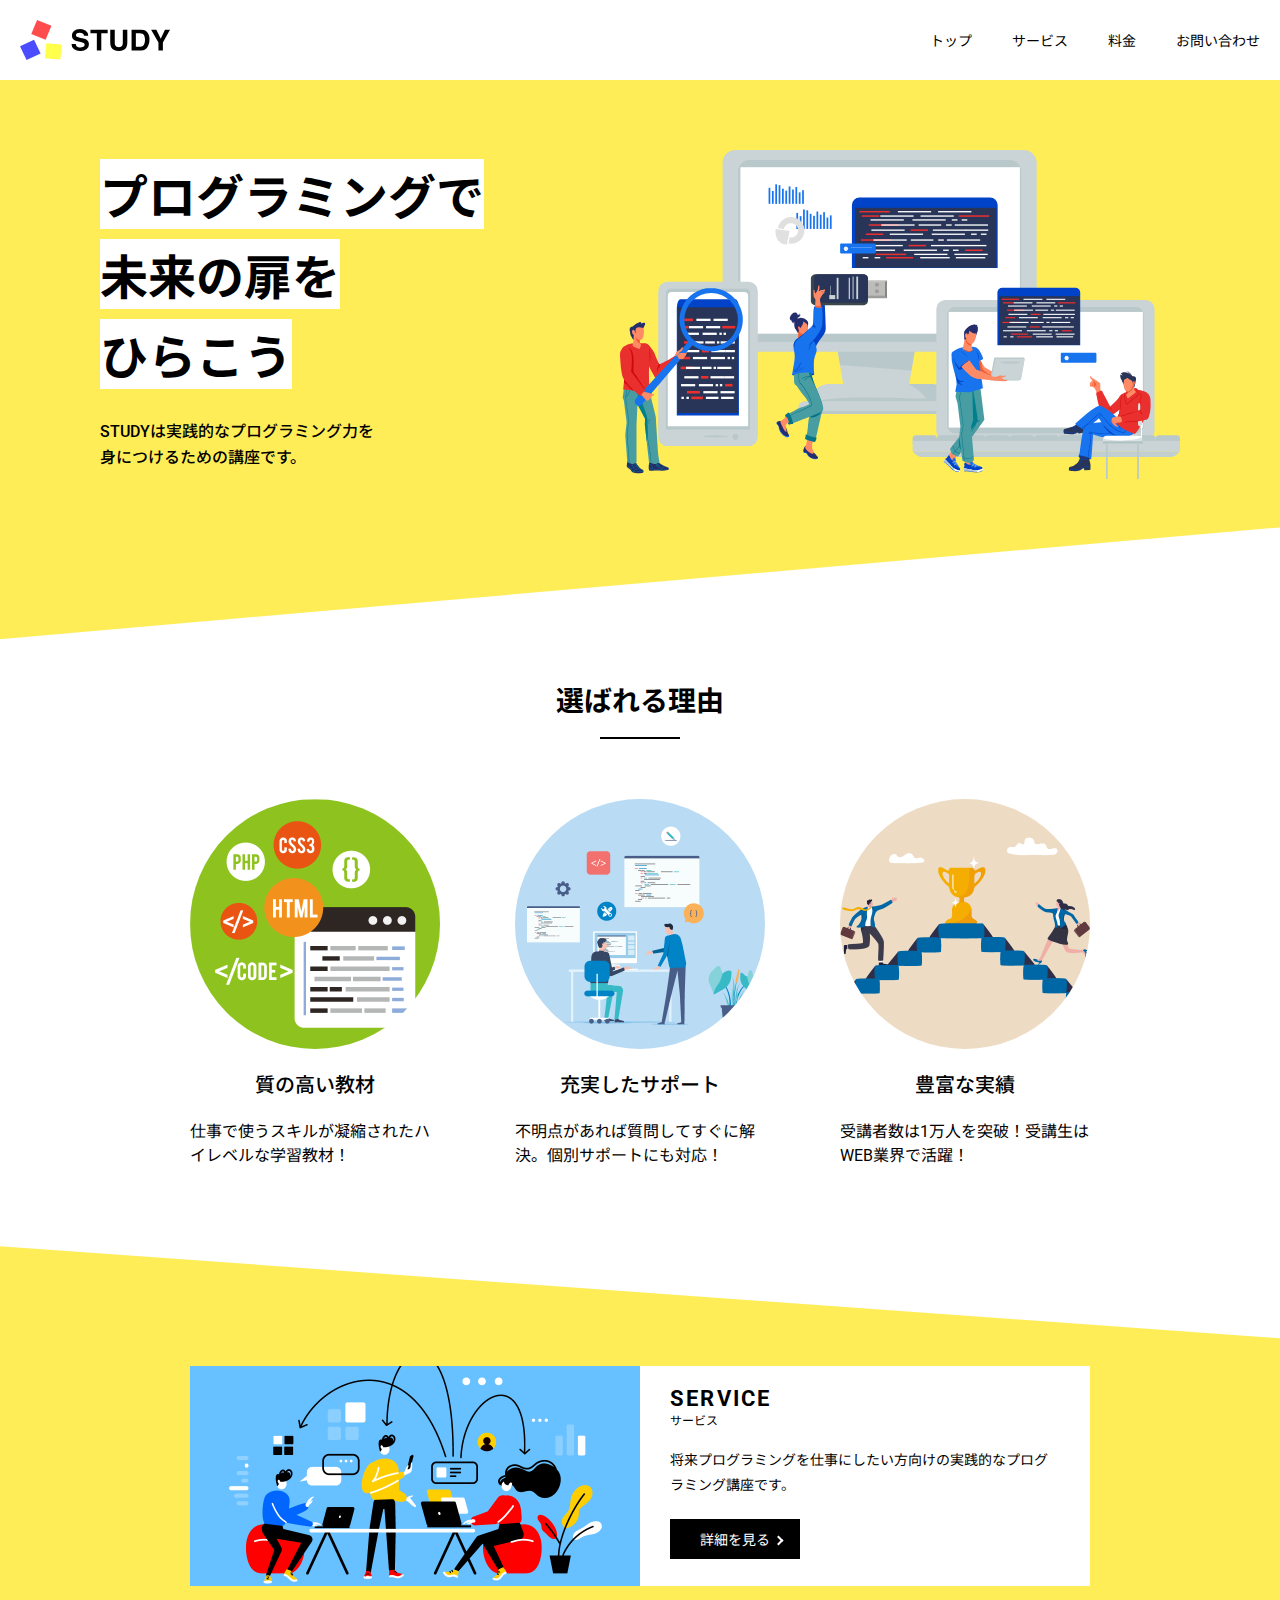
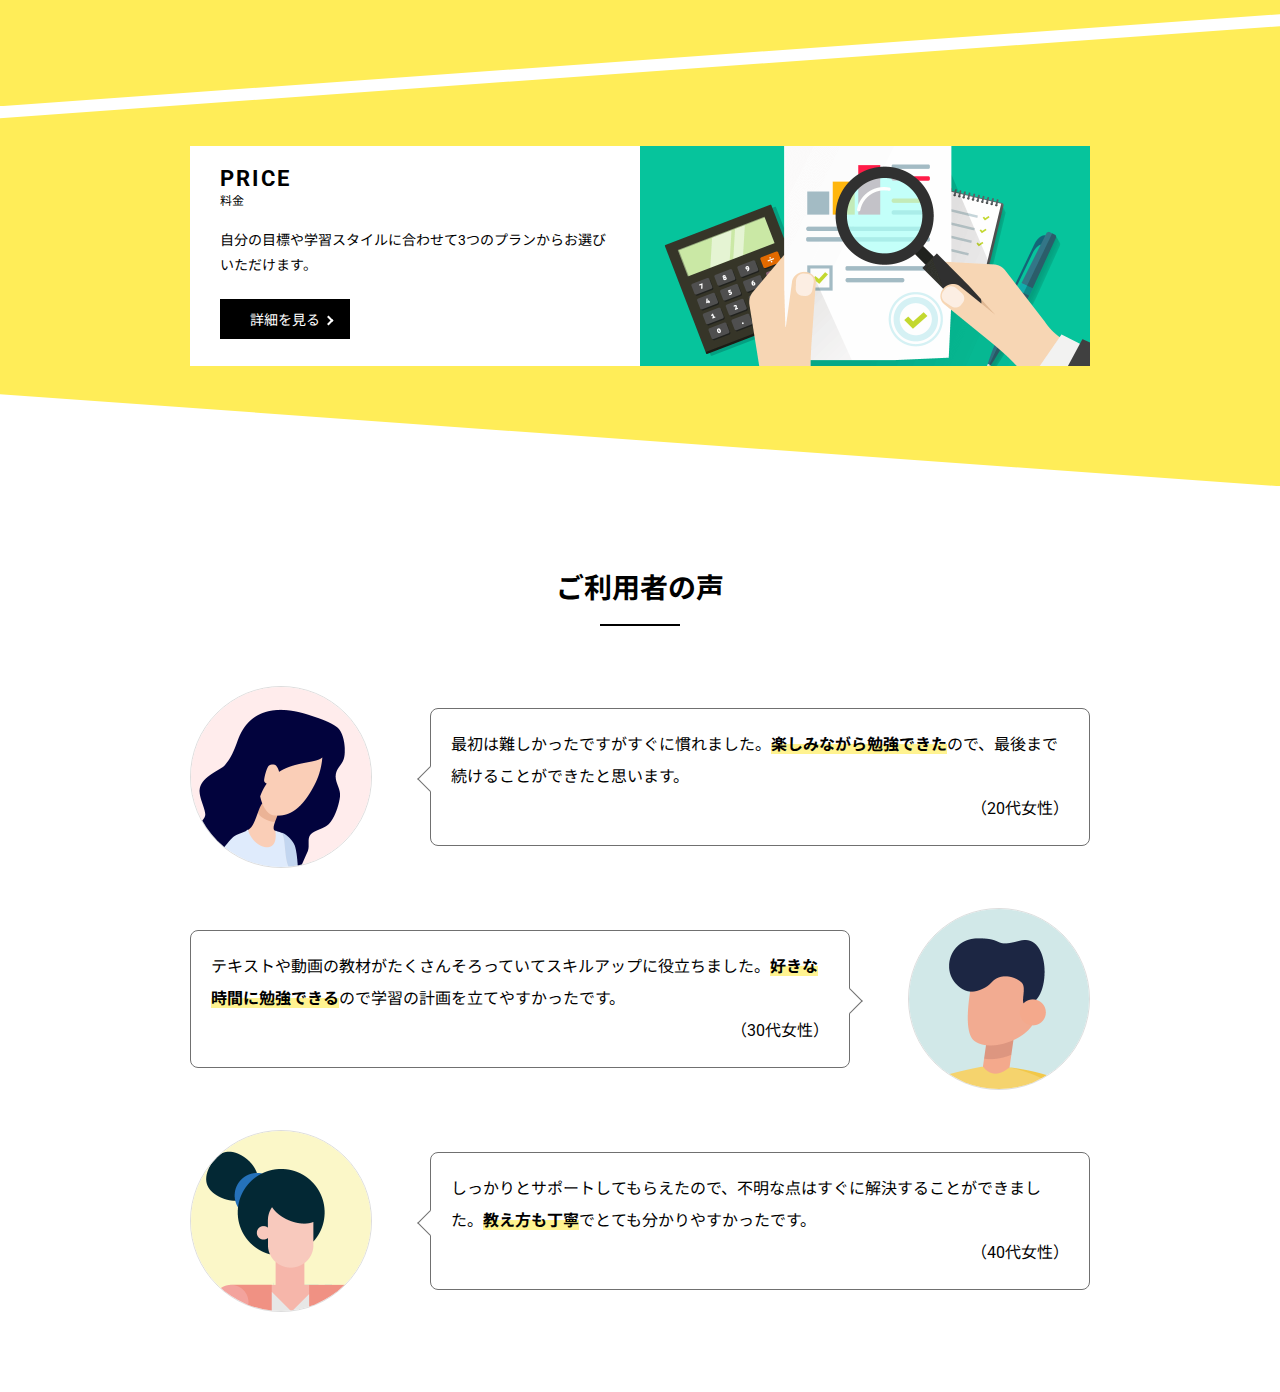
<file: index.html>
<!DOCTYPE html>
<html lang="ja">
<head>
  <meta charset="UTF-8">
  <meta name="viewport" content="width=device-width, initial-scale=1.0,user-scalable=no">
  <meta name="description" content="STUDYは、実践的なプログラミングスキルを習得するためのプログラミング学習講座です。">
  <title>STUDY3 | Lesson Cording!</title>
  <link rel="preconnect" href="https://fonts.googleapis.com">
	<link rel="preconnect" href="https://fonts.gstatic.com" crossorigin>
	<link href="https://fonts.googleapis.com/css2?family=Noto+Sans+JP:wght@400;500;700&family=Roboto:wght@400;700&display=swap" rel="stylesheet">
  <link rel="icon" href="assets/img/common/favicon.ico">
	<link rel="apple-touch-icon" href="assets/img/common/apple-touch-icon.png">
  <link rel="stylesheet" href="assets/css/style.min.css">
</head>
<body>
  <!-- innerを付けた -->
  <header id="header" class="l-header">
    <div class="l-header__inner">
      <h1 class="l-header__logo c-logo">
        <a href="index.html" class="c-logo__link">
          <img src="assets/img/common/logo.svg" alt="STUDY" class="c-logo__link">
        </a>
      </h1>

      <button id="js-hamburger" class="l-header__hamburger c-hamburger" type="button">
        <span class="c-hamburger__line"></span>
        <span class="c-hamburger__line"></span>
        <span class="c-hamburger__line"></span>
      </button>

      <nav class="p-nav">
        <ul class="p-nav__list">
          <li class="p-nav__item">
            <a href="index.html" class="p-nav__link">トップ</a>
          </li>
          <li class="p-nav__item">
            <a href="service.html" class="p-nav__link">サービス</a>
          </li>
          <li class="p-nav__item">
            <a href="price.html" class="p-nav__link">料金</a>
          </li>
          <li class="p-nav__item">
            <a href="contact.html" class="p-nav__link">お問い合わせ</a>
          </li>
        </ul>
      </nav>
    </div><!-- /.header__inner l-inner -->
  </header>

  <main class="l-main">
    <div class="p-hero">
      <div class="p-hero__inner l-inner l-inner--lg">
        <div class="p-hero__content">
          <h2 class="p-hero__title">
            <!-- brの後ろで改行すると隙間があく -->
            <span class="p-hero__title-bg">プログラミングで</span><br><span class="p-hero__title-bg">未来の扉を</span><br class="u-block-pc"><span class="p-hero__title-bg">ひらこう</span>
          </h2>
          <p class="p-hero__text">
            STUDYは実践的なプログラミング力を<br>
            身につけるための講座です。
          </p>
        </div><!-- /.p-hero__content -->

        <figure class="p-hero__img-wrapper">
          <img src="assets/img/top/mainvisual.svg" alt="" class="p-hero__img">
        </figure>
      </div><!-- /.p-hero__inner l-inner -->
    </div><!-- /.p-hero -->

    <!-- 元サイトはsectionにcontainerだが分けた -->
    <section class="p-reason">
      <div class="p-reason__inner l-inner">
        <h2 class="p-reason__heading c-heading-primary">選ばれる理由</h2>

        <ul class="p-reason__list">
          <li class="p-reason__item">
            <figure class="p-reason__img-wrapper">
              <img src="assets/img/top/reason1.png" alt="" class="p-reason__img">
            </figure>
            <div class="p-reason__content">
              <h3 class="p-reason__title">質の高い教材</h3>
              <p class="p-reason__text">仕事で使うスキルが凝縮されたハイレベルな学習教材！</p>
            </div><!-- /.p-reason__content -->
          </li>
          <li class="p-reason__item">
            <figure class="p-reason__img-wrapper">
              <img src="assets/img/top/reason2.png" alt="" class="p-reason__img">
            </figure>
            <div class="p-reason__content">
              <h3 class="p-reason__title">充実したサポート</h3>
              <p class="p-reason__text">不明点があれば質問してすぐに解決。個別サポートにも対応！</p>
            </div><!-- /.p-reason__content -->
          </li>
          <li class="p-reason__item">
            <figure class="p-reason__img-wrapper">
              <img src="assets/img/top/reason3.png" alt="" class="p-reason__img">
            </figure>
            <div class="p-reason__content">
              <h3 class="p-reason__title">豊富な実績</h3>
              <p class="p-reason__text">受講者数は1万人を突破！受講生はWEB業界で活躍！</p>
            </div><!-- /.p-reason__content -->
          </li>
        </ul>
      </div><!-- /.p-reason__inner l-inner -->
    </section>

    <section class="p-service">
      <div class="p-service__inner l-inner">
        <div class="p-service__media c-media">
          <figure class="c-media__img-wrapper">
            <img src="assets/img/top/service.png" alt="" class="c-media__img">
          </figure>
          <div class="c-media__content">
            <h2 class="c-media__heading c-heading-secondary">
              <span class="c-heading-secondary__en">service</span>
              <span class="c-heading-secondary__ja">サービス</span>
            </h2>
            <p class="c-media__text">将来プログラミングを仕事にしたい方向けの実践的なプログラミング講座です。</p>
            <a href="service.html" class="c-media__button c-button">詳細を見る</a>
          </div><!-- /.c-media__content -->
        </div><!-- /.p-service__media c-media -->
      </div><!-- /.p-service__inner l-inner -->
    </section>

    <section class="p-price">
      <div class="p-price__inner l-inner">
        <div class="p-price__media c-media c-media--reverse">
          <figure class="c-media__img-wrapper">
            <img src="assets/img/top/price.png" alt="" class="c-media__img">
          </figure>
          <div class="c-media__content">
            <h2 class="c-media__heading c-heading-secondary">
              <span class="c-heading-secondary__en">price</span>
              <span class="c-heading-secondary__ja">料金</span>
            </h2>
            <p class="c-media__text">自分の目標や学習スタイルに合わせて3つのプランからお選びいただけます。</p>
            <a href="price.html" class="c-media__button c-button">詳細を見る</a>
          </div><!-- /.c-media__content -->
        </div><!-- /.p-price__media c-media -->
      </div><!-- /.p-price__inner l-inner -->
    </section>

    <section class="p-voice">
      <div class="p-voice__inner l-inner">
        <h2 class="p-voice__heading c-heading-primary">ご利用者の声</h2>

        <ul class="p-voice__balloon c-balloon">
          <li class="c-balloon__item">
            <figure class="c-balloon__img-wrapper">
              <img src="assets/img/top/voice1.png" alt="" class="c-balloon__img">
            </figure>
            <div class="c-balloon__content">
              <p class="c-balloon__text">最初は難しかったですがすぐに慣れました。<span class="u-background-marker">楽しみながら勉強できた</span>ので、最後まで続けることができたと思います。</p>
              <p class="c-balloon__age">（20代女性）</p>
            </div><!-- /.c-balloon__content -->
          </li>
          <li class="c-balloon__item c-balloon__item--reverse">
            <figure class="c-balloon__img-wrapper">
              <img src="assets/img/top/voice2.png" alt="" class="c-balloon__img">
            </figure>
            <div class="c-balloon__content">
              <p class="c-balloon__text">テキストや動画の教材がたくさんそろっていてスキルアップに役立ちました。<span class="u-background-marker">好きな時間に勉強できる</span>ので学習の計画を立てやすかったです。</p>
              <p class="c-balloon__age">（30代女性）</p>
            </div><!-- /.c-balloon__content -->
          </li>
          <li class="c-balloon__item">
            <figure class="c-balloon__img-wrapper">
              <img src="assets/img/top/voice3.png" alt="" class="c-balloon__img">
            </figure>
            <div class="c-balloon__content">
              <p class="c-balloon__text">しっかりとサポートしてもらえたので、不明な点はすぐに解決することができました。<span class="u-background-marker">教え方も丁寧</span>でとても分かりやすかったです。</p>
              <p class="c-balloon__age">（40代女性）</p>
            </div><!-- /.c-balloon__content -->
          </li>
        </ul>
      </div><!-- /.p-voice__inner l-inner -->
    </section>
  </main>
  
  
  <script src="https://ajax.googleapis.com/ajax/libs/jquery/3.5.1/jquery.min.js"></script>
  <script defer src="assets/js/main.js"></script>
</body>
</html>
</file>
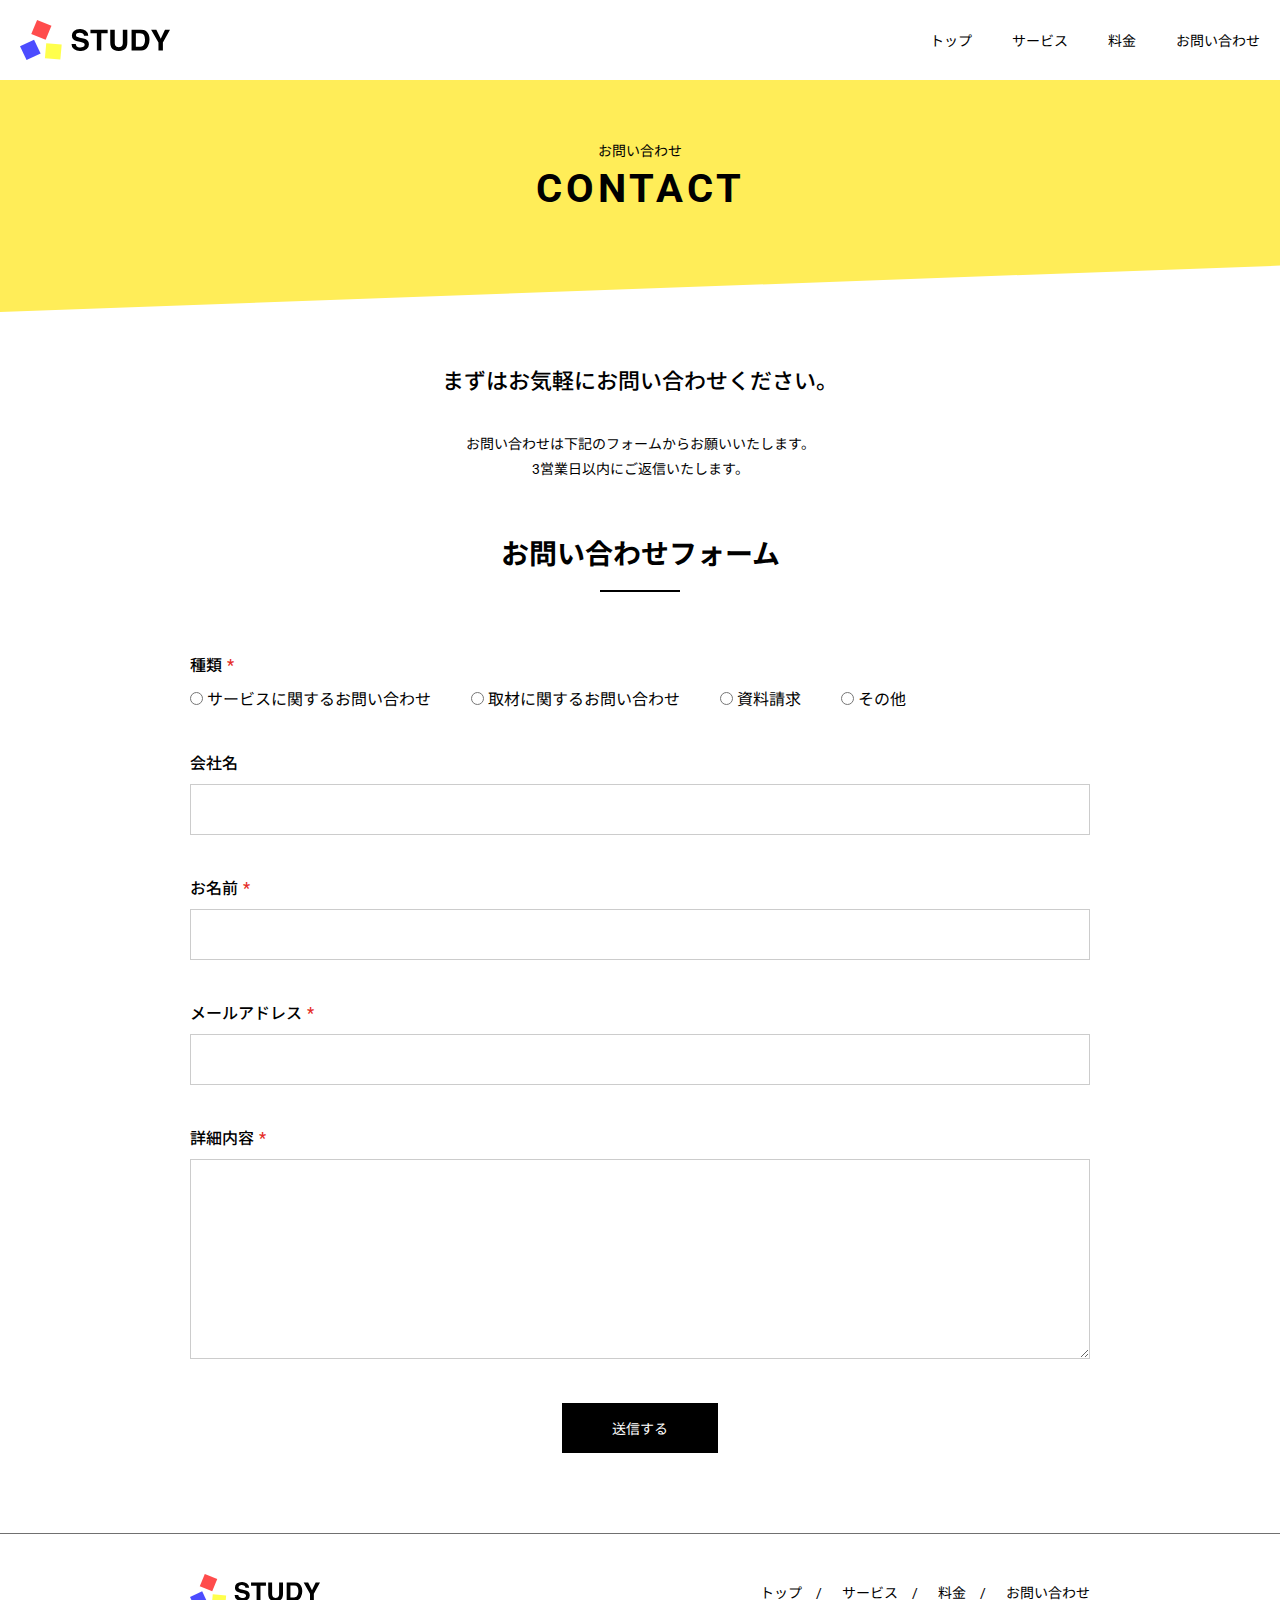
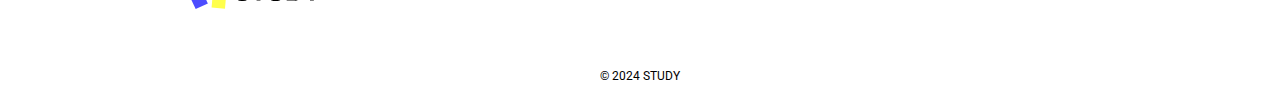
<file: contact.html>
<!DOCTYPE html>
<html lang="ja">
<head>
  <meta charset="UTF-8">
  <meta name="viewport" content="width=device-width, initial-scale=1.0,user-scalable=no">
  <meta name="description" content="当サービスに関するお問い合わせは、お問い合わせフォームよりお願いいたします。">
  <title>CONTACT | STUDY3 | Lesson Cording!</title>
  <link rel="preconnect" href="https://fonts.googleapis.com">
	<link rel="preconnect" href="https://fonts.gstatic.com" crossorigin>
	<link href="https://fonts.googleapis.com/css2?family=Noto+Sans+JP:wght@400;500;700&family=Roboto:wght@400;700&display=swap" rel="stylesheet">
  <link rel="icon" href="assets/img/common/favicon.ico">
	<link rel="apple-touch-icon" href="assets/img/common/apple-touch-icon.png">
  <link rel="stylesheet" href="assets/css/style.min.css">
</head>
<body>
  <!-- innerを付けた -->
  <header id="header" class="l-header">
    <div class="l-header__inner">
      <div class="l-header__logo c-logo">
        <a href="index.html" class="c-logo__link">
          <img src="assets/img/common/logo.svg" alt="STUDY" class="c-logo__link">
        </a>
      </div>

      <button id="js-hamburger" class="l-header__hamburger c-hamburger" type="button">
        <span class="c-hamburger__line"></span>
        <span class="c-hamburger__line"></span>
        <span class="c-hamburger__line"></span>
      </button>

      <nav class="p-nav">
        <ul class="p-nav__list">
          <li class="p-nav__item">
            <a href="index.html" class="p-nav__link">トップ</a>
          </li>
          <li class="p-nav__item">
            <a href="service.html" class="p-nav__link">サービス</a>
          </li>
          <li class="p-nav__item">
            <a href="price.html" class="p-nav__link">料金</a>
          </li>
          <li class="p-nav__item">
            <a href="contact.html" class="p-nav__link">お問い合わせ</a>
          </li>
        </ul>
      </nav>
    </div><!-- /.header__inner l-inner -->
  </header>

  <main class="l-main">
    <div class="c-page-header">
      <h1 class="c-page-header__title">
        <span class="c-page-header__title-ja">お問い合わせ</span>
        <span class="c-page-header__title-en">contact</span>
      </h1>
    </div><!-- /.c-page-header -->

    <section class="p-introduce">
      <div class="p-introduce__inner l-inner">
        <h2 class="p-introduce__title">まずはお気軽に<br class="u-block-sp">お問い合わせください。</h2>
        <p class="p-introduce__text">
          お問い合わせは下記のフォームからお願いいたします。<br>
          3営業日以内にご返信いたします。</p>
      </div><!-- /.p-introduce__inner l-inner -->
    </section>

    <section class="p-contact-form">
      <div class="p-contact-form__inner l-inner">
        <h2 class="p-contact-form__heading c-heading-primary">お問い合わせフォーム</h2>

        <form action="#" class="p-contact-form__form">
          <dl class="p-contact-form__list">
            <dt class="p-contact-form__title">種類<span class="p-contact-form__required">*</span></dt>
            <dd class="p-contact-form__data">
              <!-- 元サイトはdiv -->
              <ul class="p-contact-form__radio-list">
                <li class="p-contact-form__radio-item">
                  <input type="radio" id="service" name="kind" class="p-contact-form__raido-input">
                  <label for="service" class="p-contact-form__radio-label">サービスに関するお問い合わせ</label>
                </li>
                <li class="p-contact-form__radio-item">
                  <input type="radio" id="interview" name="kind" class="p-contact-form__raido-input">
                  <label for="interview" class="p-contact-form__radio-label">取材に関するお問い合わせ</label>
                </li>
                <li class="p-contact-form__radio-item">
                  <input type="radio" id="docuent" name="kind" class="p-contact-form__raido-input">
                  <label for="docuent" class="p-contact-form__radio-label">資料請求</label>
                </li>
                <li class="p-contact-form__radio-item">
                  <input type="radio" id="other" name="kind" class="p-contact-form__raido-input">
                  <label for="other" class="p-contact-form__radio-label">その他</label>
                </li>
              </ul>
            </dd>
            <dt class="p-contact-form__title"><label for="company" class="p-contact-form__label">会社名</label></dt>
            <dd class="p-contact-form__data">
              <input class="p-contact-form__input" id="company" name="company" type="text">
            </dd>
            <dt class="p-contact-form__title"><label for="name" class="p-contact-form__label">お名前<span class="p-contact-form__required">*</span></label></dt>
            <dd class="p-contact-form__data">
              <input class="p-contact-form__input" id="name" name="name" type="text">
            </dd>
            <dt class="p-contact-form__title"><label for="email" class="p-contact-form__label">メールアドレス<span class="p-contact-form__required">*</span></label></dt>
            <dd class="p-contact-form__data">
              <input class="p-contact-form__input" id="email" name="email" type="text">
            </dd>
            <dt class="p-contact-form__title"><label for="message" class="p-contact-form__label">詳細内容<span class="p-contact-form__required">*</span></label></dt>
            <dd class="p-contact-form__data">
              <textarea name="message" id="message" class="p-contact-form__textarea"></textarea>
            </dd>
          </dl>

          <!-- divでwrapしたがどうだろう？ -->
          <div class="p-contact-form__button-wrapper">
            <input type="submit" class="p-contact-form__button c-button-form" value="送信する">
          </div><!-- /.p-contact-form__button-wrapper -->
        </form>
      </div><!-- /.p-contact-form__inner l-inner -->
    </section>
  </main>
  
  <footer class="l-footer">
    <div class="l-footer__inner l-inner">
      <div class="l-footer__logo">
        <img src="assets/img/common/logo.svg" alt="" class="l-footer__img">
      </div><!-- /.l-footer__logo -->
      <ul class="l-footer__nav-list">
        <li class="l-footer__nav-item">
          <a href="index.html" class="l-footer_nav-link">トップ</a>
        </li>
        <li class="l-footer__nav-item">
          <a href="service.html" class="l-footer_nav-link">サービス</a>
        </li>
        <li class="l-footer__nav-item">
          <a href="price.html" class="l-footer_nav-link">料金</a>
        </li>
        <li class="l-footer__nav-item">
          <a href="contact.html" class="l-footer_nav-link">お問い合わせ</a>
        </li>
      </ul>
    </div><!-- /.l-footer__inner l-inner -->
    <p class="l-footer__copyright">&copy; 2024 study</p>
  </footer>
  
  <script src="https://ajax.googleapis.com/ajax/libs/jquery/3.5.1/jquery.min.js"></script>
  <script defer src="assets/js/main.js"></script>
</body>
</html>
</file>
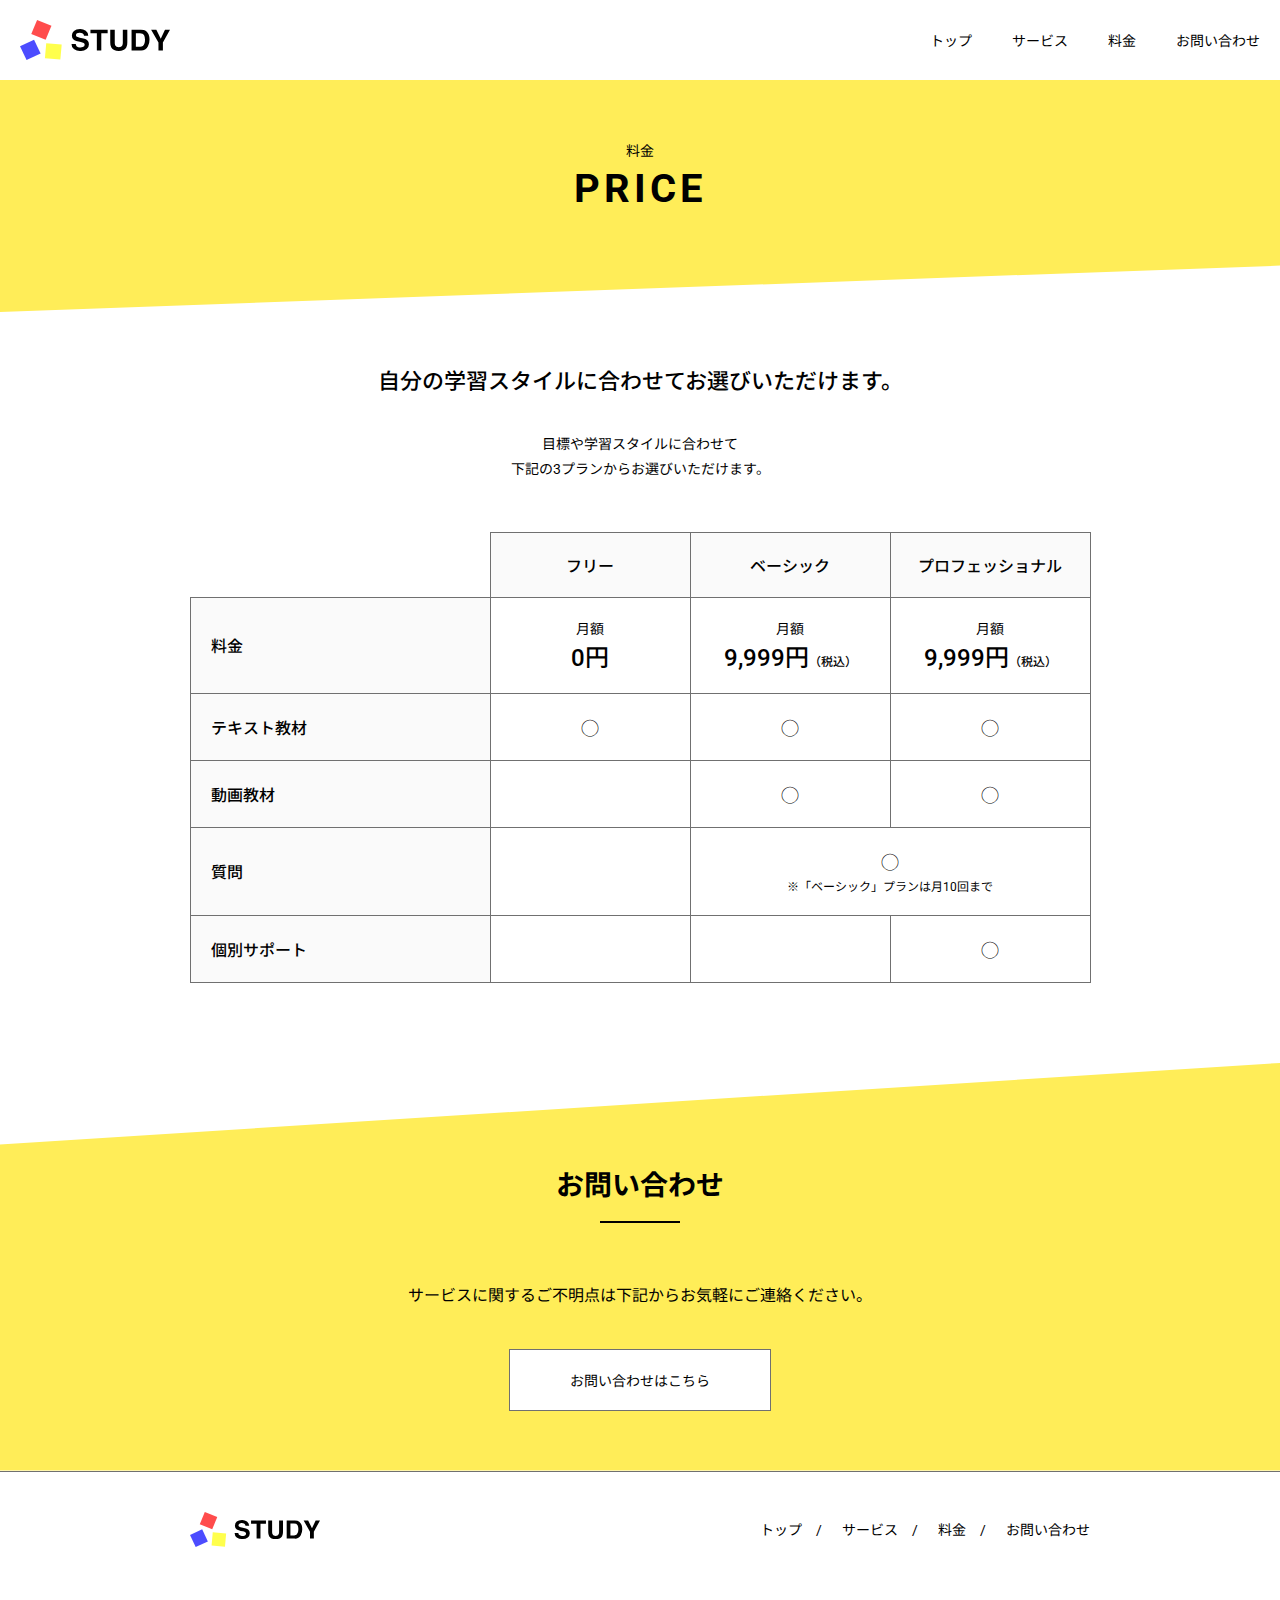
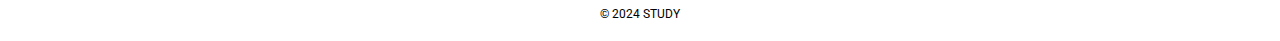
<file: price.html>
<!DOCTYPE html>
<html lang="ja">
<head>
  <meta charset="UTF-8">
  <meta name="viewport" content="width=device-width, initial-scale=1.0,user-scalable=no">
  <meta name="description" content="目標や学習スタイルに合わせて「フリー」「ベーシック」「プロフェッショナル」の3プランからお選びいただけます。">
  <title>PRICE | STUDY3 | Lesson Cording!</title>
  <link rel="preconnect" href="https://fonts.googleapis.com">
	<link rel="preconnect" href="https://fonts.gstatic.com" crossorigin>
	<link href="https://fonts.googleapis.com/css2?family=Noto+Sans+JP:wght@400;500;700&family=Roboto:wght@400;700&display=swap" rel="stylesheet">
  <link rel="icon" href="assets/img/common/favicon.ico">
	<link rel="apple-touch-icon" href="assets/img/common/apple-touch-icon.png">
  <link rel="stylesheet" href="assets/css/style.min.css">
</head>
<body>
  <!-- innerを付けた -->
  <header id="header" class="l-header">
    <div class="l-header__inner">
      <div class="l-header__logo c-logo">
        <a href="index.html" class="c-logo__link">
          <img src="assets/img/common/logo.svg" alt="STUDY" class="c-logo__link">
        </a>
      </div>

      <button id="js-hamburger" class="l-header__hamburger c-hamburger" type="button">
        <span class="c-hamburger__line"></span>
        <span class="c-hamburger__line"></span>
        <span class="c-hamburger__line"></span>
      </button>

      <nav class="p-nav">
        <ul class="p-nav__list">
          <li class="p-nav__item">
            <a href="index.html" class="p-nav__link">トップ</a>
          </li>
          <li class="p-nav__item">
            <a href="service.html" class="p-nav__link">サービス</a>
          </li>
          <li class="p-nav__item">
            <a href="price.html" class="p-nav__link">料金</a>
          </li>
          <li class="p-nav__item">
            <a href="contact.html" class="p-nav__link">お問い合わせ</a>
          </li>
        </ul>
      </nav>
    </div><!-- /.header__inner l-inner -->
  </header>

  <main class="l-main">
    <div class="c-page-header">
      <h1 class="c-page-header__title">
        <span class="c-page-header__title-ja">料金</span>
        <span class="c-page-header__title-en">price</span>
      </h1>
    </div><!-- /.c-page-header -->

    <section class="p-introduce">
      <div class="p-introduce__inner l-inner">
        <h2 class="p-introduce__title">自分の学習スタイルに合わせて<br class="u-block-sp">お選びいただけます。</h2>
        <p class="p-introduce__text">
          目標や学習スタイルに合わせて<br>
          下記の3プランからお選びいただけます。</p>
      </div><!-- /.p-introduce__inner l-inner -->
    </section>

    <!-- クラス名が難しい、変更の余地あり、table.scssに今回はまとめた -->
    <!-- 今回はprice-page__table-wrapperを付けなかった -->
    <div class="c-table">
      <table class="c-table__table">
        <thead class="c-table__thead">
          <tr class="c-table__tr">
            <th class="c-table__plan"></th>
            <th class="c-table__plan">フリー</th>
            <th class="c-table__plan">ベーシック</th>
            <th class="c-table__plan"><span class="u-block-marker">プロフェッショナル</span></th>
          </tr>
        </thead>
        <tbody class="c-table__tbody">
          <tr class="c-table__tr">
            <th class="c-table__type">料金</th>
            <td class="c-table__data">
              <span class="c-table__label">月額</span>
              <span class="c-table__price">0円</span>
            </td>
            <td class="c-table__data">
              <span class="c-table__label">月額</span>
              <span class="c-table__price">9,999円<span class="c-table__tax">（税込）</span></span>
            </td>
            <td class="c-table__data">
              <span class="c-table__label">月額</span>
              <span class="c-table__price">9,999円<span class="c-table__tax">（税込）</span></span>
            </td>
          </tr>
          <tr class="c-table__tr">
            <th class="c-table__type">テキスト教材</th>
            <td class="c-table__data">◯</td>
            <td class="c-table__data">◯</td>
            <td class="c-table__data">◯</td>
          </tr>
          <tr class="c-table__tr">
            <th class="c-table__type">動画教材</th>
            <td class="c-table__data"></td>
            <td class="c-table__data">◯</td>
            <td class="c-table__data">◯</td>
          </tr>
          <tr class="c-table__tr">
            <th class="c-table__type">質問</th>
            <td class="c-table__data"></td>
            <td class="c-table__data" colspan="2">◯<br><span class="c-table__note">※「ベーシック」プランは月10回まで</span></td>
          </tr>
          <tr class="c-table__tr">
            <th class="c-table__type">個別サポート</th>
            <td class="c-table__data"></td>
            <td class="c-table__data"></td>
            <td class="c-table__data">◯</td>
          </tr>
        </tbody>
      </table>
    </div><!-- /.c-table -->

    <section class="p-contact">
      <div class="p-contact__inner l-inner">
        <h2 class="p-contact__heading c-heading-primary">お問い合わせ</h2>
        <div class="p-contact__body">
          <p class="p-contact__text">サービスに関するご不明点は<br class="u-block-sp">下記からお気軽にご連絡ください。</p>
          <a href="contact.html" class="p-contact__button c-button-contact">お問い合わせはこちら</a>
        </div><!-- /.p-contact__body -->
      </div><!-- /.p-contact__inner l-inner -->
    </section>
  </main>
  
  <footer class="l-footer">
    <div class="l-footer__inner l-inner">
      <div class="l-footer__logo">
        <img src="assets/img/common/logo.svg" alt="" class="l-footer__img">
      </div><!-- /.l-footer__logo -->
      <ul class="l-footer__nav-list">
        <li class="l-footer__nav-item">
          <a href="index.html" class="l-footer_nav-link">トップ</a>
        </li>
        <li class="l-footer__nav-item">
          <a href="service.html" class="l-footer_nav-link">サービス</a>
        </li>
        <li class="l-footer__nav-item">
          <a href="price.html" class="l-footer_nav-link">料金</a>
        </li>
        <li class="l-footer__nav-item">
          <a href="contact.html" class="l-footer_nav-link">お問い合わせ</a>
        </li>
      </ul>
    </div><!-- /.l-footer__inner l-inner -->
    <p class="l-footer__copyright">&copy; 2024 study</p>
  </footer>
  
  <script src="https://ajax.googleapis.com/ajax/libs/jquery/3.5.1/jquery.min.js"></script>
  <script defer src="assets/js/main.js"></script>
</body>
</html>
</file>
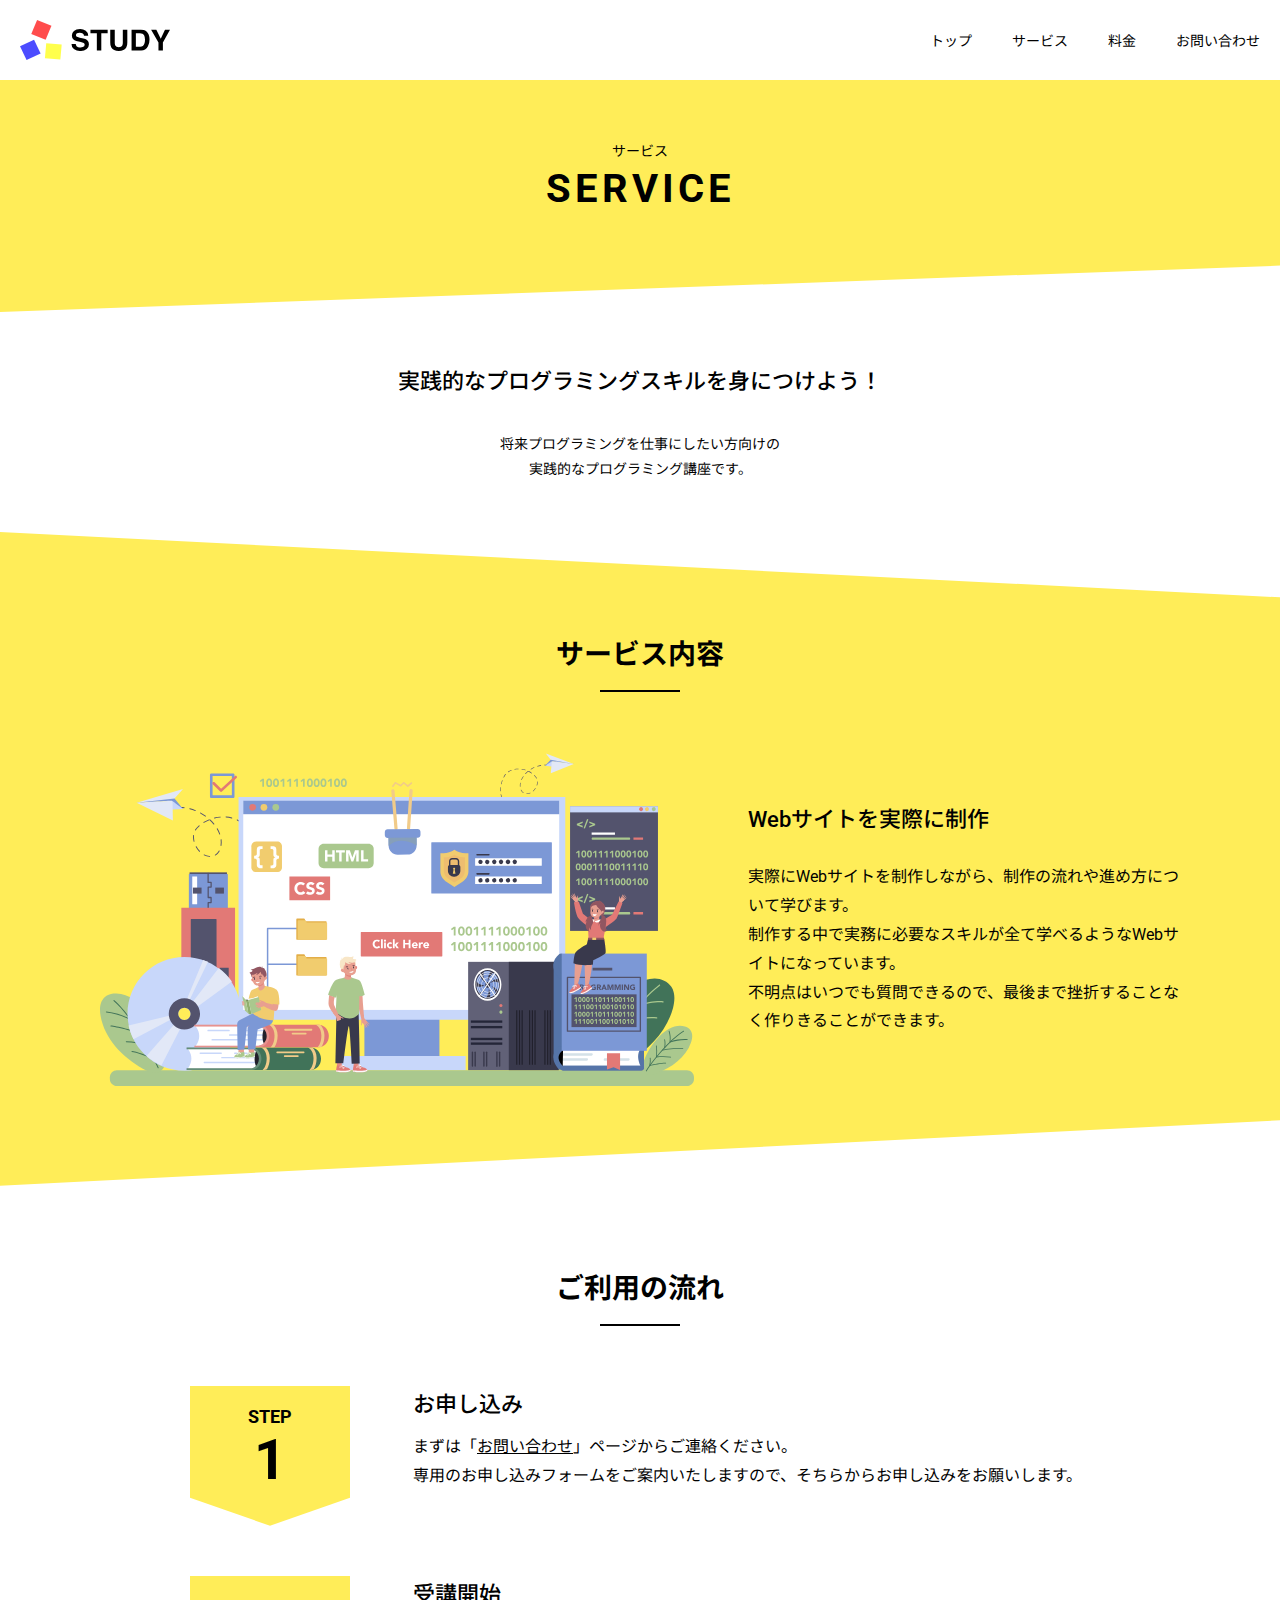
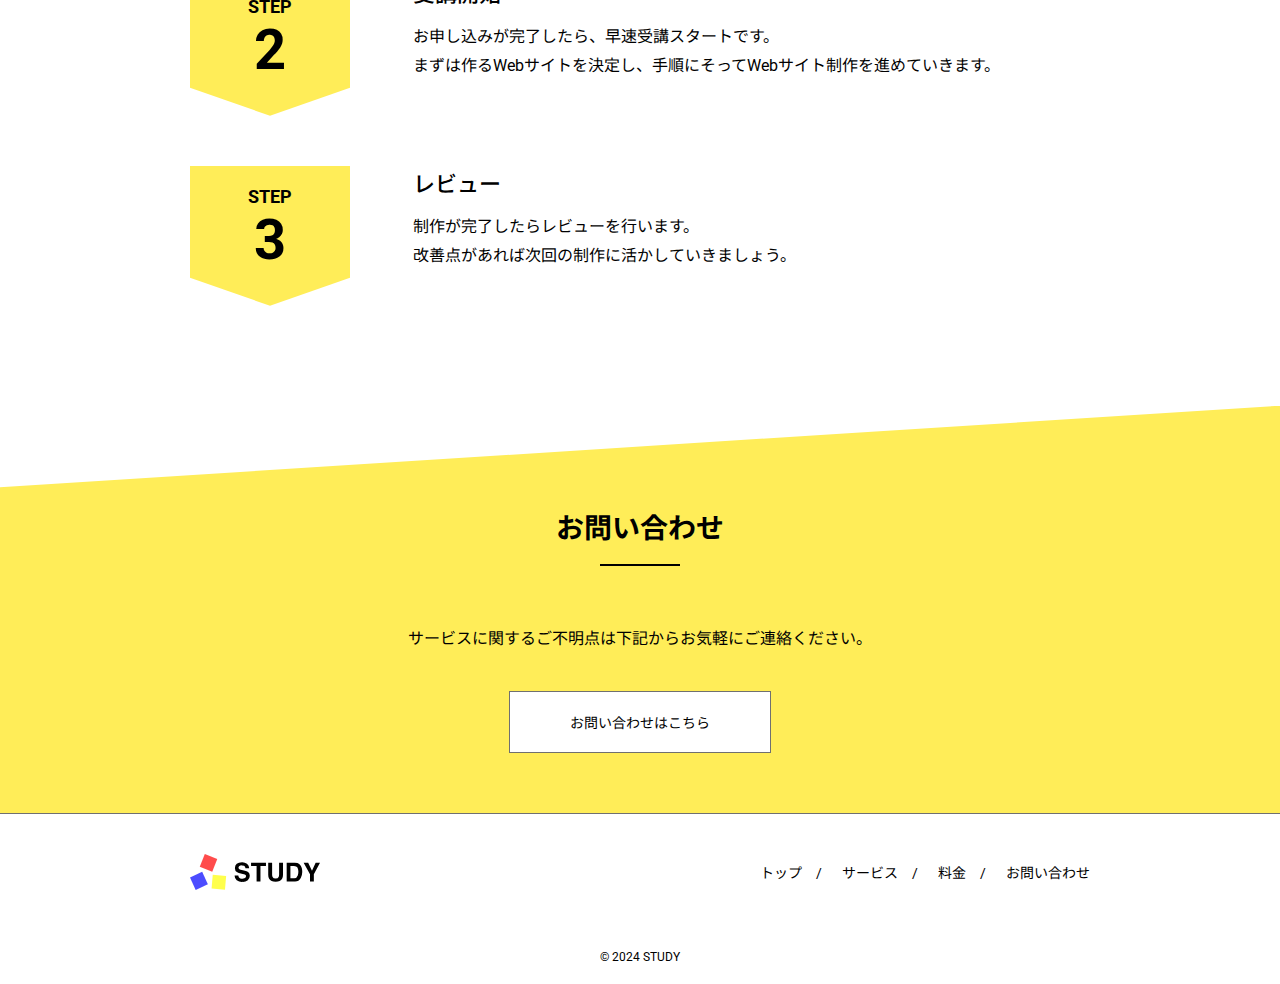
<file: service.html>
<!DOCTYPE html>
<html lang="ja">
<head>
  <meta charset="UTF-8">
  <meta name="viewport" content="width=device-width, initial-scale=1.0,user-scalable=no">
  <meta name="description" content="将来プログラミングを仕事にしたい方向けの実践的なプログラミング講座です。実際にWebサイトを制作しながら、制作の流れや進め方について学びます。">
  <title>SERVICE | STUDY3 | Lesson Cording!</title>
  <link rel="preconnect" href="https://fonts.googleapis.com">
	<link rel="preconnect" href="https://fonts.gstatic.com" crossorigin>
	<link href="https://fonts.googleapis.com/css2?family=Noto+Sans+JP:wght@400;500;700&family=Roboto:wght@400;700&display=swap" rel="stylesheet">
  <link rel="icon" href="assets/img/common/favicon.ico">
	<link rel="apple-touch-icon" href="assets/img/common/apple-touch-icon.png">
  <link rel="stylesheet" href="assets/css/style.min.css">
</head>
<body>
  <!-- innerを付けた -->
  <header id="header" class="l-header">
    <div class="l-header__inner">
      <div class="l-header__logo c-logo">
        <a href="index.html" class="c-logo__link">
          <img src="assets/img/common/logo.svg" alt="STUDY" class="c-logo__link">
        </a>
      </div>

      <button id="js-hamburger" class="l-header__hamburger c-hamburger" type="button">
        <span class="c-hamburger__line"></span>
        <span class="c-hamburger__line"></span>
        <span class="c-hamburger__line"></span>
      </button>

      <nav class="p-nav">
        <ul class="p-nav__list">
          <li class="p-nav__item">
            <a href="index.html" class="p-nav__link">トップ</a>
          </li>
          <li class="p-nav__item">
            <a href="service.html" class="p-nav__link">サービス</a>
          </li>
          <li class="p-nav__item">
            <a href="price.html" class="p-nav__link">料金</a>
          </li>
          <li class="p-nav__item">
            <a href="contact.html" class="p-nav__link">お問い合わせ</a>
          </li>
        </ul>
      </nav>
    </div><!-- /.header__inner l-inner -->
  </header>

  <main class="l-main">
    <div class="c-page-header">
      <h1 class="c-page-header__title">
        <span class="c-page-header__title-ja">サービス</span>
        <span class="c-page-header__title-en">service</span>
      </h1>
    </div><!-- /.c-page-header -->

    <section class="p-introduce">
      <div class="p-introduce__inner l-inner">
        <h2 class="p-introduce__title">実践的なプログラミングスキルを<br class="u-block-sp">身につけよう！</h2>
        <p class="p-introduce__text">
          将来プログラミングを仕事にしたい方向けの<br>
          実践的なプログラミング講座です。</p>
      </div><!-- /.p-introduce__inner l-inner -->
    </section>

    <section class="p-detail">
      <div class="p-detail__inner l-inner l-inner--lg">
        <h2 class="p-detail__heading c-heading-primary">サービス内容</h2>
        
        <div class="p-detail__body">
          <figure class="p-detail__img-wrapper">
            <img src="assets/img/service/detail.svg" alt="" class="p-detail__img">
          </figure>
          <div class="p-detail__content">
            <h3 class="p-detail__title">Webサイトを実際に制作</h3>
            <p class="p-detail__text">
              実際にWebサイトを制作しながら、制作の流れや進め方について学びます。<br>
              制作する中で実務に必要なスキルが全て学べるようなWebサイトになっています。<br>
              不明点はいつでも質問できるので、最後まで挫折することなく作りきることができます。
            </p>
          </div><!-- /.p-detail__content -->
        </div><!-- /.p-detail__body -->
      </div><!-- /.p-detail__inner l-inner -->
    </section>

    <section class="p-flow">
      <div class="p-flow__inner l-inner">
        <h2 class="p-flow__heading c-heading-primary">ご利用の流れ</h2>

        <div class="p-flow__body">
          <ol class="p-flow__list">
            <li class="p-flow__item">
              <div class="p-flow__step">
                <span class="p-flow__label">step</span>
                <span class="p-flow__number">1</span>
              </div><!-- /.p-flow__step -->
              <dl class="p-flow__content">
                <dt class="p-flow__title">お申し込み</dt>
                <dd class="p-flow__description">まずは「<a href="contact.html" class="p-flow__link">お問い合わせ</a>」ページからご連絡ください。<br>専用のお申し込みフォームをご案内いたしますので、そちらからお申し込みをお願いします。</dd>
              </dl>
            </li>
            <li class="p-flow__item">
              <div class="p-flow__step">
                <span class="p-flow__label">step</span>
                <span class="p-flow__number">2</span>
              </div><!-- /.p-flow__step -->
              <dl class="p-flow__content">
                <dt class="p-flow__title">受講開始</dt>
                <dd class="p-flow__description">お申し込みが完了したら、早速受講スタートです。<br>まずは作るWebサイトを決定し、手順にそってWebサイト制作を進めていきます。</dd>
              </dl>
            </li>
            <li class="p-flow__item">
              <div class="p-flow__step">
                <span class="p-flow__label">step</span>
                <span class="p-flow__number">3</span>
              </div><!-- /.p-flow__step -->
              <dl class="p-flow__content">
                <dt class="p-flow__title">レビュー</dt>
                <dd class="p-flow__description">制作が完了したらレビューを行います。<br>改善点があれば次回の制作に活かしていきましょう。</dd>
              </dl>
            </li>
          </ol>
        </div><!-- /.p-flow__body -->
      </div><!-- /.p-flow__inner l-inner -->
    </section>

    <section class="p-contact">
      <div class="p-contact__inner l-inner">
        <h2 class="p-contact__heading c-heading-primary">お問い合わせ</h2>
        <div class="p-contact__body">
          <p class="p-contact__text">サービスに関するご不明点は<br class="u-block-sp">下記からお気軽にご連絡ください。</p>
          <a href="contact.html" class="p-contact__button c-button-contact">お問い合わせはこちら</a>
        </div><!-- /.p-contact__body -->
      </div><!-- /.p-contact__inner l-inner -->
    </section>
  </main>
  
  <footer class="l-footer">
    <div class="l-footer__inner l-inner">
      <div class="l-footer__logo">
        <img src="assets/img/common/logo.svg" alt="" class="l-footer__img">
      </div><!-- /.l-footer__logo -->
      <ul class="l-footer__nav-list">
        <li class="l-footer__nav-item">
          <a href="index.html" class="l-footer_nav-link">トップ</a>
        </li>
        <li class="l-footer__nav-item">
          <a href="service.html" class="l-footer_nav-link">サービス</a>
        </li>
        <li class="l-footer__nav-item">
          <a href="price.html" class="l-footer_nav-link">料金</a>
        </li>
        <li class="l-footer__nav-item">
          <a href="contact.html" class="l-footer_nav-link">お問い合わせ</a>
        </li>
      </ul>
    </div><!-- /.l-footer__inner l-inner -->
    <p class="l-footer__copyright">&copy; 2024 study</p>
  </footer>
  
  <script src="https://ajax.googleapis.com/ajax/libs/jquery/3.5.1/jquery.min.js"></script>
  <script defer src="assets/js/main.js"></script>
</body>
</html>
</file>
<file: assets/css/style.min.css>
@charset "UTF-8";/*! ========================================
※※※※※※※※※※※※※※※※※※※※※※※※※※※
  このCSSファイルはSassから生成されていますので、
  編集しないようご注意ください。
  CSS設計案はBEM(MindBEMding)です。l-の接頭辞があればlayout.scssに記述してあります。
※※※※※※※※※※※※※※※※※※※※※※※※※※※
========================================= *//*!
 * ress.css • v3.0.1
 * MIT License
 * github.com/filipelinhares/ress
 */html{box-sizing:border-box;word-break:normal;-moz-tab-size:4;-o-tab-size:4;tab-size:4;-webkit-text-size-adjust:100%}*,::after,::before{box-sizing:inherit;background-repeat:no-repeat}::after,::before{vertical-align:inherit;text-decoration:inherit}*{margin:0;padding:0}hr{overflow:visible;height:0}details,main{display:block}summary{display:list-item}small{font-size:80%}[hidden]{display:none}abbr[title]{text-decoration:underline;-webkit-text-decoration:underline dotted;text-decoration:underline dotted;border-bottom:none}a{background-color:transparent}a:active,a:hover{outline-width:0}code,kbd,pre,samp{font-family:monospace,monospace}pre{font-size:1em}b,strong{font-weight:bolder}sub,sup{position:relative;font-size:75%;line-height:0;vertical-align:baseline}sub{bottom:-.25em}sup{top:-.5em}input{border-radius:0}[disabled]{cursor:default}[type=number]::-webkit-inner-spin-button,[type=number]::-webkit-outer-spin-button{height:auto}[type=search]{outline-offset:-2px;-webkit-appearance:textfield;-moz-appearance:textfield;appearance:textfield}[type=search]::-webkit-search-decoration{-webkit-appearance:none;appearance:none}textarea{overflow:auto;resize:vertical}button,input,optgroup,select,textarea{font:inherit}optgroup{font-weight:700}button{overflow:visible}button,select{text-transform:none}[role=button],[type=button],[type=reset],[type=submit],button{cursor:pointer;color:inherit}[type=button]::-moz-focus-inner,[type=reset]::-moz-focus-inner,[type=submit]::-moz-focus-inner,button::-moz-focus-inner{padding:0;border-style:none}[type=button]::-moz-focus-inner,[type=reset]::-moz-focus-inner,[type=submit]::-moz-focus-inner,button:-moz-focusring{outline:1px dotted ButtonText}[type=reset],[type=submit],button,html [type=button]{-webkit-appearance:button;-moz-appearance:button;appearance:button}button,input,select,textarea{border-style:none;background-color:transparent}select{-webkit-appearance:none;appearance:none;-moz-appearance:none}select::-ms-expand{display:none}select::-ms-value{color:currentColor}legend{display:table;max-width:100%;max-width:100%;white-space:normal;color:inherit;border:0}::-webkit-file-upload-button{font:inherit;color:inherit;-webkit-appearance:button}img{border-style:none}progress{vertical-align:baseline}@media screen{[hidden~=screen]{display:inherit}[hidden~=screen]:not(:active):not(:focus):not(:target){position:absolute!important;clip:rect(0 0 0 0)!important}}[aria-busy=true]{cursor:progress}[aria-controls]{cursor:pointer}[aria-disabled]{cursor:default}html{font-size:100%}body{color:#000;font-weight:400;font-family:Roboto,"Noto Sans JP",sans-serif}img{max-width:100%;height:auto;vertical-align:bottom}ol,ul{list-style:none}a{color:#000;text-decoration:none}a:hover{opacity:.7}.l-header{width:100%;height:80px;padding:0 20px;background-color:#fff}@media (width <= 767px){.l-header{position:fixed;top:0;left:0;z-index:10;height:60px}}.l-header__inner{display:flex;justify-content:space-between;align-items:center;height:100%}.l-inner{max-width:940px;margin:0 auto;padding:0 20px}.l-inner--lg{max-width:1120px}.l-footer{padding:40px 0 20px;border-top:1px solid #707070}.l-footer__inner{display:flex;justify-content:space-between;align-items:center;margin-bottom:60px}@media (width <= 767px){.l-footer__inner{flex-direction:column;margin-bottom:40px}}.l-footer__logo{max-width:130px}@media (width <= 767px){.l-footer__logo{margin-bottom:20px}}.l-footer__nav-list{display:flex;align-items:center;-moz-column-gap:40px;column-gap:40px}@media (width <= 767px){.l-footer__nav-list{-moz-column-gap:30px;column-gap:30px}}.l-footer__nav-item{position:relative;font-size:.875rem}.l-footer__nav-item::after{content:"/";position:absolute;top:3px;right:-20px}@media (width <= 767px){.l-footer__nav-item::after{right:-15px}}.l-footer__nav-item:last-child::after{content:none}.l-footer__copyright{font-size:.75rem;text-align:center;text-transform:uppercase}@media (width <= 767px){.l-main{padding-top:60px}}.c-balloon{display:grid;row-gap:40px}.c-balloon__item{display:flex;justify-content:space-between;align-items:center;-moz-column-gap:40px;column-gap:40px}@media (width <= 767px){.c-balloon__item{-moz-column-gap:20px;column-gap:20px}}.c-balloon__item--reverse{flex-direction:row-reverse}.c-balloon__img-wrapper{max-width:182px}@media (width <= 767px){.c-balloon__img-wrapper{flex-shrink:0;width:100px}}.c-balloon__img{border:1px solid #ddd;border-radius:50%}.c-balloon__content{position:relative;max-width:660px;padding:20px;border:1px solid #707070;border-radius:8px;line-height:2}@media (width <= 767px){.c-balloon__content{padding:10px;font-size:.875rem}}.c-balloon__content::after{content:"";transform:rotate(135deg);position:absolute;top:45%;left:-10px;width:18px;height:18px;background-color:#fff;border-right:1px solid #707070;border-bottom:1px solid #707070}.c-balloon__item.c-balloon__item--reverse .c-balloon__content::after{transform:rotate(-45deg);right:-10px;left:auto}.c-balloon__age{text-align:right}.c-button{display:inline-block;position:relative;padding:10px 30px;background-color:#000;color:#fff;font-size:.875rem}.c-button::after{content:"";position:absolute;top:18px;right:18px;rotate:45deg;width:7px;height:7px;border-top:2px solid #fff;border-right:2px solid #fff}.c-button-contact{display:inline-block;padding:20px 60px;border:1px solid #707070;background-color:#fff;font-size:.875rem}.c-button-form{padding:15px 50px;background-color:#000;color:#fff;font-size:.875rem}@media (width <= 767px){.c-hamburger{position:fixed;top:5px;right:10px;z-index:30;width:50px;height:50px}.c-hamburger__line{display:inline-block;position:absolute;left:10px;width:30px;height:3px;background-color:#000;transition:.4s}.c-hamburger__line:first-of-type{top:16px}.c-hamburger.is-active .c-hamburger__line:first-of-type{top:24px;rotate:-45deg}.c-hamburger__line:nth-of-type(2){top:25px}.c-hamburger.is-active .c-hamburger__line:nth-of-type(2){opacity:0}.c-hamburger__line:nth-of-type(3){top:34px}.c-hamburger.is-active .c-hamburger__line:nth-of-type(3){top:24px;rotate:45deg}}.c-heading-primary{position:relative;margin-bottom:80px;font-size:1.75rem;text-align:center}@media (width <= 767px){.c-heading-primary{margin-bottom:60px;font-size:1.5rem}}.c-heading-primary::after{content:"";position:absolute;right:0;bottom:-20px;left:0;width:80px;height:2px;margin:0 auto;background-color:#000}@media (width <= 767px){.c-heading-primary::after{width:60px}}.c-heading-secondary{margin-bottom:20px}.c-heading-secondary__en{display:block;font-weight:700;font-size:1.375rem;letter-spacing:.1em;text-transform:uppercase}.c-heading-secondary__ja{display:block;font-weight:400;font-size:.75rem}.c-logo{width:100%;max-width:150px;line-height:0}@media (width <= 767px){.c-logo{max-width:120px}}.c-logo__link{display:block}.c-media{display:flex}.c-media--reverse{flex-direction:row-reverse}@media (width <= 767px){.c-media{flex-direction:column}}.c-media__img-wrapper{width:50%}@media (width <= 767px){.c-media__img-wrapper{width:100%}}.c-media__img{width:100%;height:100%;-o-object-fit:cover;object-fit:cover}@media (width <= 767px){.c-media__img{-o-object-fit:contain;object-fit:contain}}.c-media__content{width:50%;padding:20px 30px;background-color:#fff}@media (width <= 767px){.c-media__content{width:100%}}.c-media__text{margin-bottom:20px;font-size:.875rem;line-height:1.8}.c-page-header{-webkit-clip-path:polygon(0 0,100% 0,100% 80%,0 100%);clip-path:polygon(0 0,100% 0,100% 80%,0 100%);padding:60px 0 100px;background-color:#ffed58;text-align:center}@media (width <= 767px){.c-page-header{-webkit-clip-path:polygon(0 0,100% 0,100% 90%,0 100%);clip-path:polygon(0 0,100% 0,100% 90%,0 100%);padding:30px 0 50px}}.c-page-header__title-ja{display:block;margin-bottom:5px;font-weight:400;font-size:.875rem}.c-page-header__title-en{display:block;font-weight:700;font-size:2.5rem;letter-spacing:.1em;text-transform:uppercase}@media (width <= 767px){.c-page-header__title-en{font-size:1.875rem}}.c-table{margin-bottom:80px;padding:0 20px;overflow-x:auto}@media (width <= 767px){.c-table{margin-bottom:40px}}.c-table__table{width:900px;margin:0 auto;border-collapse:collapse;table-layout:fixed}@media (width <= 767px){.c-table__table{width:600px}}.c-table__data,.c-table__plan,.c-table__type{padding:20px;border:1px solid #707070}@media (width <= 767px){.c-table__data,.c-table__plan,.c-table__type{padding:10px;font-size:.875rem}}.c-table__plan{background-color:#fafafa;font-weight:500}.c-table__plan:first-of-type{width:300px;background-color:#fff;border-top:none;border-left:none}@media (width <= 767px){.c-table__plan:first-of-type{width:150px}}.c-table__plan:nth-of-type(n+2){width:200px}@media (width <= 767px){.c-table__plan:nth-of-type(n+2){width:150px}}.c-table__data{font-size:1.125rem;text-align:center}@media (width <= 767px){.c-table__data{font-size:.875rem}}.c-table__type{background-color:#fafafa;font-weight:500;text-align:left}.c-table__label{display:block;font-size:.875rem}.c-table__price{font-weight:500;font-size:1.5rem}@media (width <= 767px){.c-table__price{font-size:1.125rem}}.c-table__tax{font-size:.75rem}.c-table__note{font-size:.75rem}.p-contact{-webkit-clip-path:polygon(0 20%,100% 0,100% 100%,0 100%);clip-path:polygon(0 20%,100% 0,100% 100%,0 100%);padding:100px 0 60px;background-color:#ffed58}@media (width <= 767px){.p-contact{-webkit-clip-path:polygon(0 10%,100% 0,100% 100%,0 100%);clip-path:polygon(0 10%,100% 0,100% 100%,0 100%);padding:60px 0 40px}}.p-contact__inner{text-align:center}.p-contact__text{margin-bottom:40px;line-height:1.6}.p-contact-form{margin-bottom:80px}@media (width <= 767px){.p-contact-form{margin-bottom:40px}}.p-contact-form__title{margin-bottom:10px;font-weight:500}.p-contact-form__required{margin-left:5px;color:#e52d27}.p-contact-form__data{margin-bottom:40px}@media (width <= 767px){.p-contact-form__data{margin-bottom:25px}}.p-contact-form__radio-list{display:flex;align-items:center;-moz-column-gap:40px;column-gap:40px}@media (width <= 767px){.p-contact-form__radio-list{flex-direction:column;align-items:flex-start;row-gap:15px}}.p-contact-form__input,.p-contact-form__textarea{width:100%;padding:15px 10px;border:1px solid #ccc}.p-contact-form__textarea{height:200px}.p-contact-form__button-wrapper{text-align:center}.p-detail{-webkit-clip-path:polygon(0 0,100% 10%,100% 90%,0 100%);clip-path:polygon(0 0,100% 10%,100% 90%,0 100%);margin-bottom:80px;padding:100px 0;background-color:#ffed58}@media (width <= 767px){.p-detail{-webkit-clip-path:polygon(0 0,100% 5%,100% 95%,0 100%);clip-path:polygon(0 0,100% 5%,100% 95%,0 100%);margin-bottom:40px;padding:80px 0}}.p-detail__body{display:flex;justify-content:space-between;align-items:center}@media (width <= 767px){.p-detail__body{flex-direction:column}}.p-detail__img-wrapper{width:55%}@media (width <= 767px){.p-detail__img-wrapper{width:100%;margin-bottom:40px}}.p-detail__img{width:100%}.p-detail__content{width:40%}@media (width <= 767px){.p-detail__content{width:100%}}.p-detail__title{margin-bottom:30px;font-weight:500;font-size:1.375rem}@media (width <= 767px){.p-detail__title{text-align:center}}.p-detail__text{line-height:1.8}.p-flow{margin-bottom:100px}@media (width <= 767px){.p-flow{margin-bottom:40px}}.p-flow__list{display:grid;row-gap:50px}@media (width <= 767px){.p-flow__list{row-gap:30px}}.p-flow__item{display:flex;-moz-column-gap:7%;column-gap:7%}@media (width <= 767px){.p-flow__item{-moz-column-gap:20px;column-gap:20px}}.p-flow__step{flex-shrink:0;-webkit-clip-path:polygon(0 0,100% 0,100% 80%,50% 100%,0 80%);clip-path:polygon(0 0,100% 0,100% 80%,50% 100%,0 80%);width:160px;height:140px;padding-top:20px;background-color:#ffed58;font-weight:700;text-align:center}@media (width <= 767px){.p-flow__step{width:80px;height:80px;padding-top:10px}}.p-flow__label{display:block;font-size:1.125rem;text-transform:uppercase}@media (width <= 767px){.p-flow__label{font-size:.875rem}}.p-flow__number{display:block;font-size:3.5rem}@media (width <= 767px){.p-flow__number{font-size:2rem}}.p-flow__title{margin-bottom:15px;font-weight:500;font-size:1.375rem}@media (width <= 767px){.p-flow__title{font-size:1.125rem}}.p-flow__description{line-height:1.8}@media (width <= 767px){.p-flow__description{font-size:.875rem}}.p-flow__link{text-decoration:underline}.p-hero{-webkit-clip-path:polygon(0 0,100% 0,100% 80%,0 100%);clip-path:polygon(0 0,100% 0,100% 80%,0 100%);margin-bottom:40px;padding:70px 0 160px;background-color:#ffed58}@media (width <= 767px){.p-hero{-webkit-clip-path:polygon(0 0,100% 0,100% 90%,0 100%);clip-path:polygon(0 0,100% 0,100% 90%,0 100%);padding:50px 0 90px}}.p-hero__inner{display:flex;justify-content:space-between;align-items:center}@media (width <= 767px){.p-hero__inner{flex-direction:column}}.p-hero__title{margin-bottom:20px;font-weight:700;font-size:3rem}@media (width <= 767px){.p-hero__title{margin-bottom:10px;font-size:2rem}}.p-hero__title-bg{display:inline-block;margin-bottom:10px;background-color:#fff}.p-hero__text{font-weight:500;line-height:1.6}@media (width <= 767px){.p-hero__text{margin-bottom:30px;font-size:.875rem}}.p-hero__img-wrapper{max-width:560px}.p-introduce{padding:50px 0;text-align:center}.p-introduce__title{margin-bottom:30px;font-weight:500;font-size:1.375rem;line-height:1.8}@media (width <= 767px){.p-introduce__title{font-size:1.25rem}}.p-introduce__text{font-size:.875rem;line-height:1.8}@media (width <= 767px){.p-nav{position:fixed;top:0;right:-80%;z-index:20;width:80%;height:100vh;background-color:#fff;transition:.5s}.p-nav.is-active{right:0}}.p-nav__list{display:flex;align-items:center;-moz-column-gap:40px;column-gap:40px}@media (width <= 767px){.p-nav__list{flex-direction:column;-moz-column-gap:0;column-gap:0;width:100%;height:100vh;padding:60px 0;overflow-y:auto}}.p-nav__item{font-size:.875rem}@media (width <= 767px){.p-nav__item{padding:10px 0}}.p-price{-webkit-clip-path:polygon(0 20%,100% 0,100% 100%,0 80%);clip-path:polygon(0 20%,100% 0,100% 100%,0 80%);margin:-80px 0 80px;padding:120px 0;background-color:#ffed58}@media (width <= 767px){.p-price{-webkit-clip-path:polygon(0 10%,100% 0,100% 100%,0 90%);clip-path:polygon(0 10%,100% 0,100% 100%,0 90%);margin:-45px 0 40px;padding:80px 0}}.p-reason{margin-bottom:80px}@media (width <= 767px){.p-reason{margin-bottom:40px}}.p-reason__list{display:flex;justify-content:space-between}@media (width <= 767px){.p-reason__list{flex-direction:column;align-items:center;row-gap:40px}}.p-reason__item{width:30%;max-width:250px}@media (width <= 767px){.p-reason__item{width:100%}}.p-reason__img-wrapper{margin-bottom:20px}.p-reason__img{border-radius:50%}.p-reason__title{margin-bottom:20px;font-weight:500;font-size:1.25rem;text-align:center}.p-service{-webkit-clip-path:polygon(0 0,100% 20%,100% 80%,0 100%);clip-path:polygon(0 0,100% 20%,100% 80%,0 100%);padding:120px 0;background-color:#ffed58}@media (width <= 767px){.p-service{-webkit-clip-path:polygon(0 0,100% 10%,100% 90%,0 100%);clip-path:polygon(0 0,100% 10%,100% 90%,0 100%);padding:80px 0}}.p-voice{margin-bottom:80px}@media (width <= 767px){.p-voice{margin-bottom:40px}}.u-background-marker{background:linear-gradient(transparent 50%,#fff390 50%);font-weight:700}.u-block-pc{display:block}@media (width <= 767px){.u-block-pc{display:none}}.u-block-sp{display:none}@media (width <= 767px){.u-block-sp{display:block}}
/*# sourceMappingURL=style.min.css.map */
</file>
